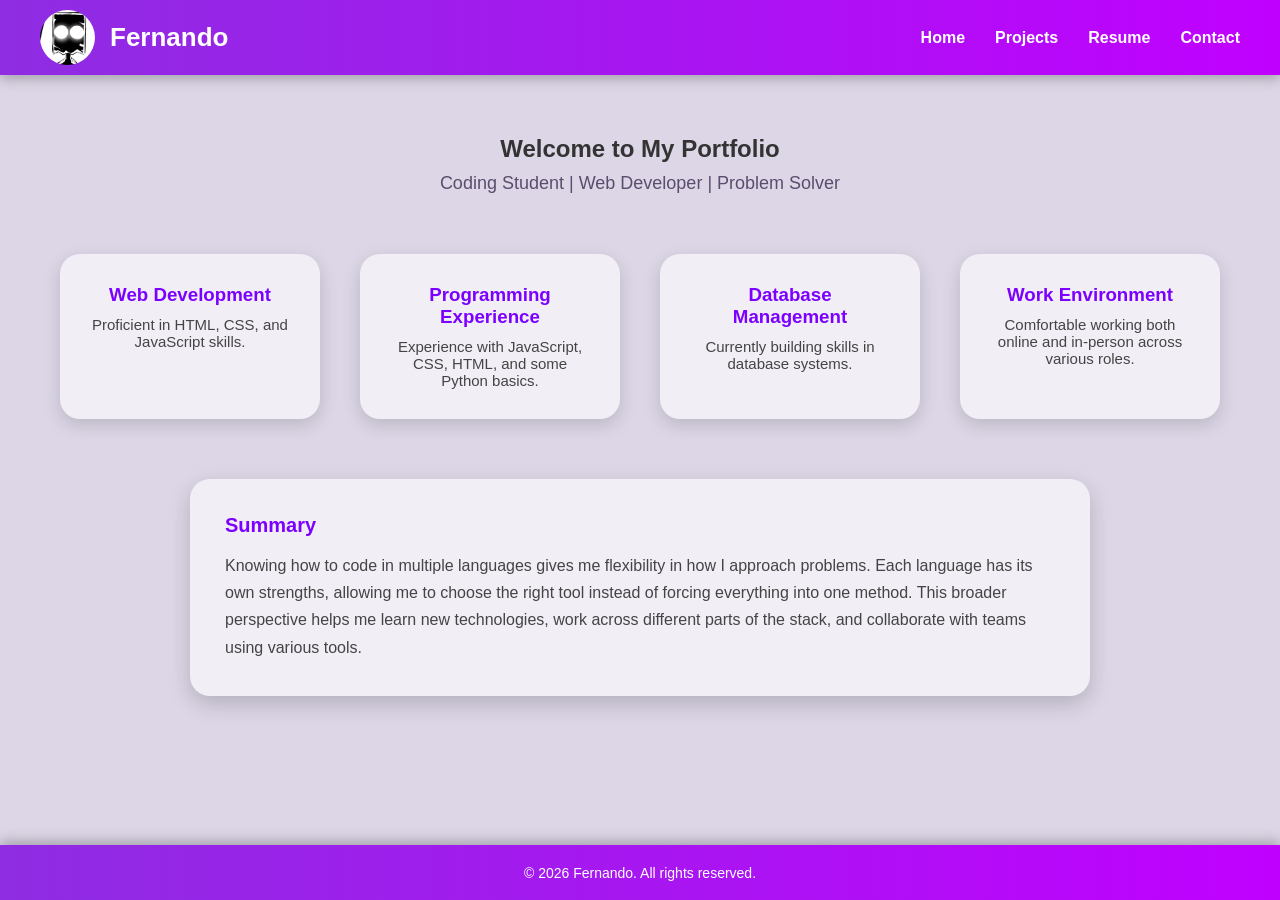
<file: index.html>
<!DOCTYPE html>
<html lang="en">
<head>
    <meta charset="UTF-8">
    <meta name="viewport" content="width=device-width, initial-scale=1.0">
    <title>Portfolio</title>
    <link rel="stylesheet" href="style.css">
</head>

<body>

    <header>
        <div id="stuffalignment">
            <div style="display: flex; align-items: center;">
                <img src="gallery/user-1699635_1280.png" alt="User profile picture" id="img1">
                <h1 id="title">Fernando</h1>
            </div>

            <nav>
                <ul id="options">
                    <li><a href="index.html">Home</a></li>
                    <li><a href="projects.html">Projects</a></li>
                    <li><a href="resume.html">Resume</a></li>
                    <li><a href="contacts.html">Contact</a></li>
                </ul>
            </nav>
        </div>
    </header>

    <main>

        <section id="section1">
            <h2 class="tittlestuff">Welcome to My Portfolio</h2>
            <p class="undertitle">Coding Student | Web Developer | Problem Solver</p>
        </section>

        <section id="middleinfo">
            <div class="insides">
                <h3>Web Development</h3>
                <p>Proficient in HTML, CSS, and JavaScript skills.</p>
            </div>

            <div class="insides">
                <h3>Programming Experience</h3>
                <p>Experience with JavaScript, CSS, HTML, and some Python basics.</p>
            </div>

            <div class="insides">
                <h3>Database Management</h3>
                <p>Currently building skills in database systems.</p>
            </div>

            <div class="insides">
                <h3>Work Environment</h3>
                <p>Comfortable working both online and in-person across various roles.</p>
            </div>
        </section>

        <section id="skillseperation">
            <div id="skills">
                <p class="summar">Summary</p>
                <p class="deta">
                    Knowing how to code in multiple languages gives me flexibility in how I approach problems.
                    Each language has its own strengths, allowing me to choose the right tool instead of forcing
                    everything into one method. This broader perspective helps me learn new technologies,
                    work across different parts of the stack, and collaborate with teams using various tools.
                </p>
            </div>
        </section>

    </main>

    <footer>
        &copy; 2026 Fernando. All rights reserved.
    </footer>

</body>
</html>
</file>
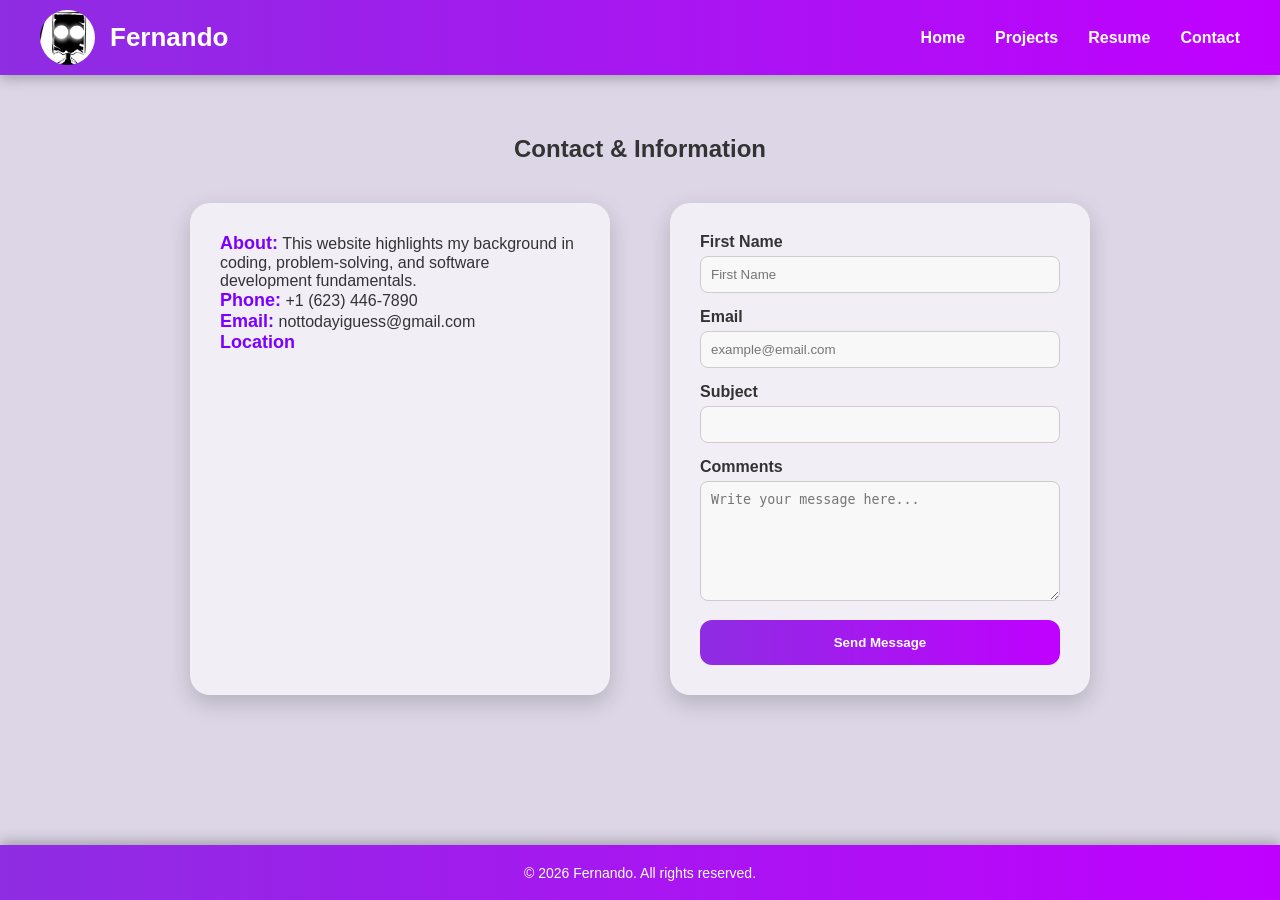
<file: contacts.html>
<!DOCTYPE html>
<html lang="en">
<head>
    <meta charset="UTF-8">
    <meta name="viewport" content="width=device-width, initial-scale=1.0">
    <title>Contact
    </title>
    <link rel="stylesheet" href="style.css">
</head>
<body>

<header>
    <div id="stuffalignment">
        <div style="display:flex; align-items:center;">
            <img src="gallery/user-1699635_1280.png" alt="Fernando profile picture" id="img1">
            <h1 id="title">Fernando</h1>
        </div>

        <nav>
            <ul id="options">
                <li><a href="index.html">Home</a></li>
                <li><a href="projects.html">Projects</a></li>
                <li><a href="Resume.html">Resume</a></li>
                <li><a href="contacts.html" aria-current="page">Contact</a></li>
            </ul>
        </nav>
    </div>
</header>

<main>

    <section id="titlemain">
        <h2>Contact & Information</h2>
    </section>

    <section id="toflex">

        <div id="info">
            <p>
                <strong class="biglete">About:</strong>
                This website highlights my background in coding, problem-solving,
                and software development fundamentals.
            </p>

            <p>
                <strong class="biglete">Phone:</strong>
                +1 (623) 446-7890
            </p>

            <p>
                <strong class="biglete">Email:</strong>
                nottodayiguess@gmail.com
            </p>

            <h3 class="biglete">Location</h3>

            <iframe 
                src="https://www.google.com/maps/embed?pb=YOUR_MAP_EMBED_LINK"
                width="100%"
                height="250"
                style="border:0;"
                loading="lazy">
            </iframe>
        </div>

        <div id="formstuff">
            <form id="formss">

                <label for="fname">First Name</label>
                <input type="text" id="fname" name="fname"
                       pattern="[A-Za-z]+" placeholder="First Name" required>

                <label for="email">Email</label>
                <input type="email" id="email" name="email"
                       placeholder="example@email.com" required>

                <label for="subject">Subject</label>
                <input type="text" id="subject" name="subject" required>

                <label for="comments">Comments</label>
                <textarea id="comments" name="comments"
                          placeholder="Write your message here..." required></textarea>

                <button type="submit">Send Message</button>

            </form>
        </div>

    </section>

</main>

<footer>
    &copy; 2026 Fernando. All rights reserved.
</footer>

</body>
</html>
</file>
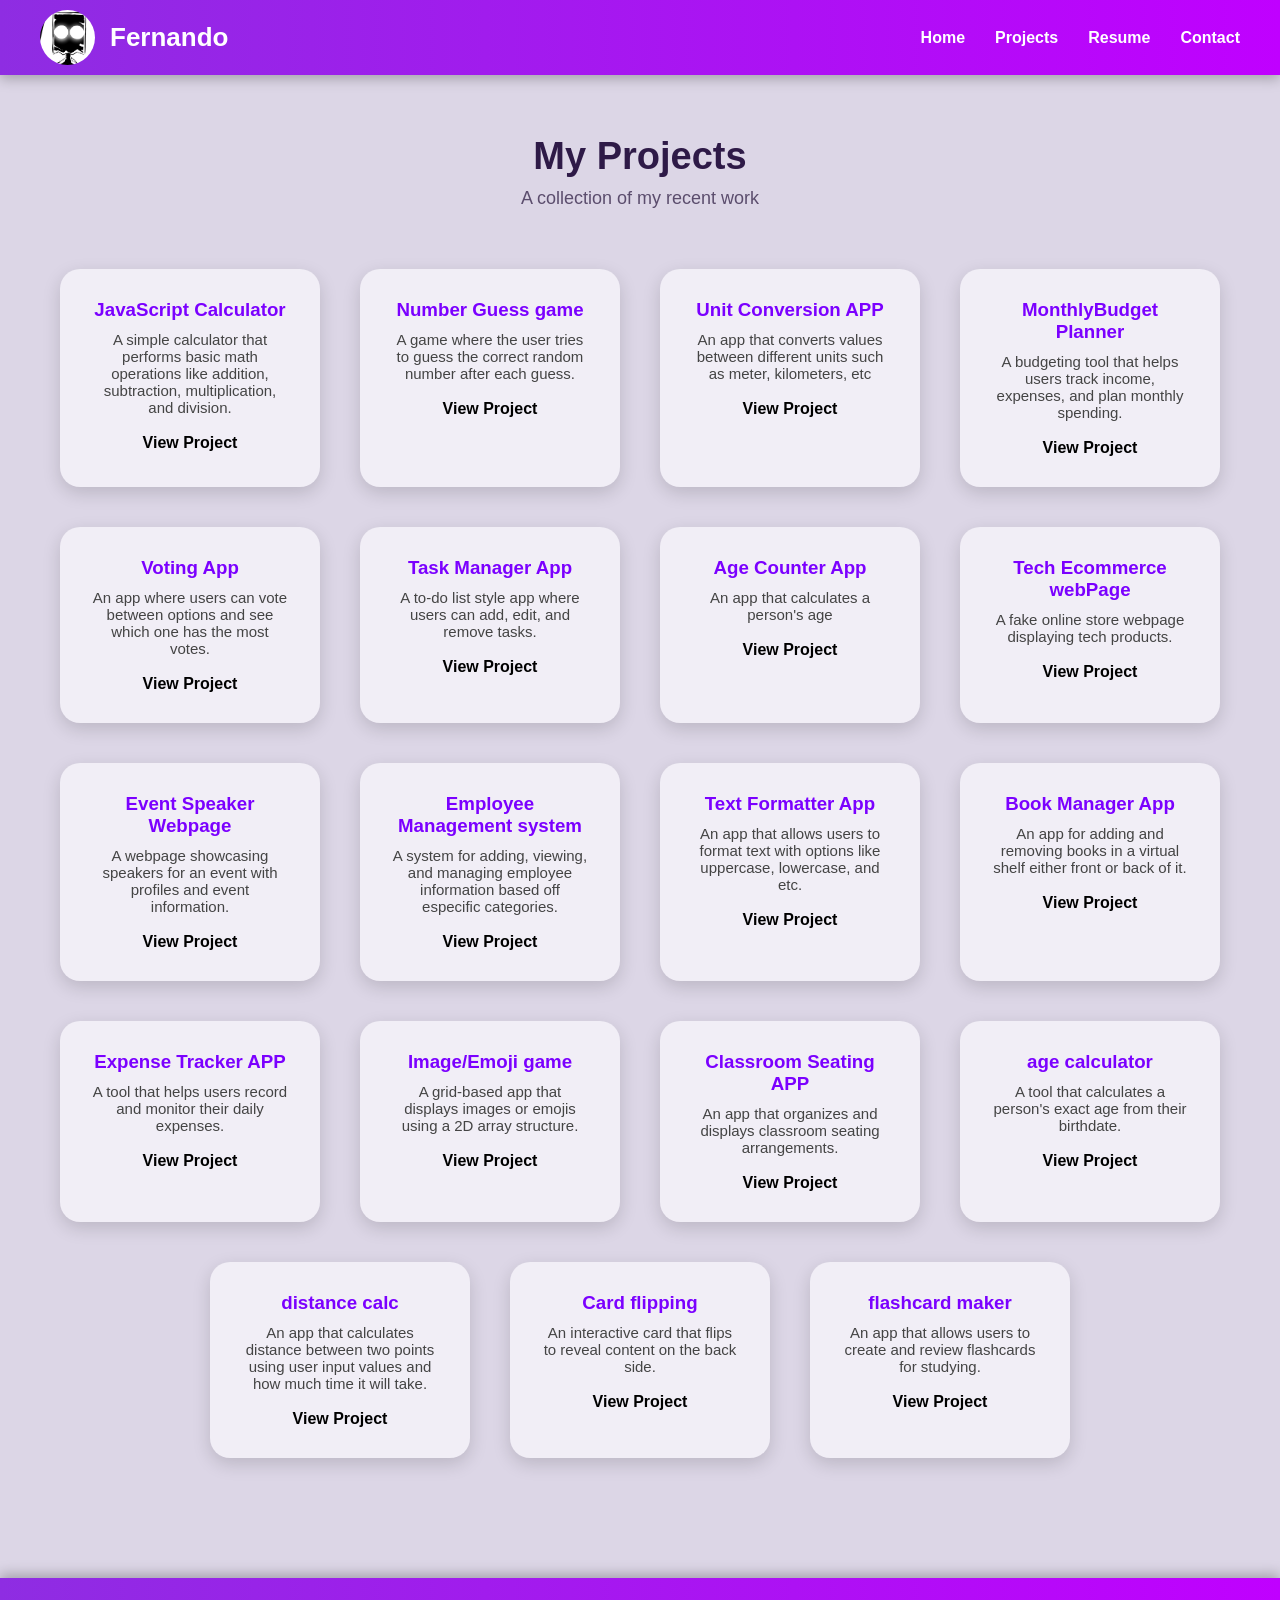
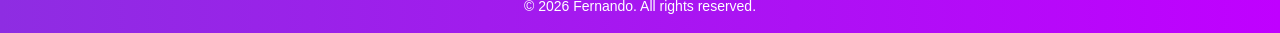
<file: projects.html>
<!DOCTYPE html>
<html lang="en">
<head>
    <meta charset="UTF-8">
    <meta name="viewport" content="width=device-width, initial-scale=1.0">
    <title>Projects</title>
    <link rel="stylesheet" href="style.css">
    <script src="script.js" defer></script>
</head>
<body>

<header>
    <div id="stuffalignment">
        <div style="display:flex; align-items:center;">
            <img src="gallery/user-1699635_1280.png" alt="Fernando profile picture" id="img1">
            <h1 id="title">Fernando</h1>
        </div>

        <nav>
            <ul id="options">
                <li><a href="index.html">Home</a></li>
                <li><a href="projects.html" aria-current="page">Projects</a></li>
                <li><a href="Resume.html">Resume</a></li>
                <li><a href="contacts.html">Contact</a></li>
            </ul>
        </nav>
    </div>
</header>

<main>

    <section id="section1">
        <h2 id="tittlestuff">My Projects</h2>
        <p class="undertitle">A collection of my recent work</p>
    </section>

    <section id="middleinfo"></section>

</main>

<footer>
    &copy; 2026 Fernando. All rights reserved.
</footer>

</body>
</html>
</file>
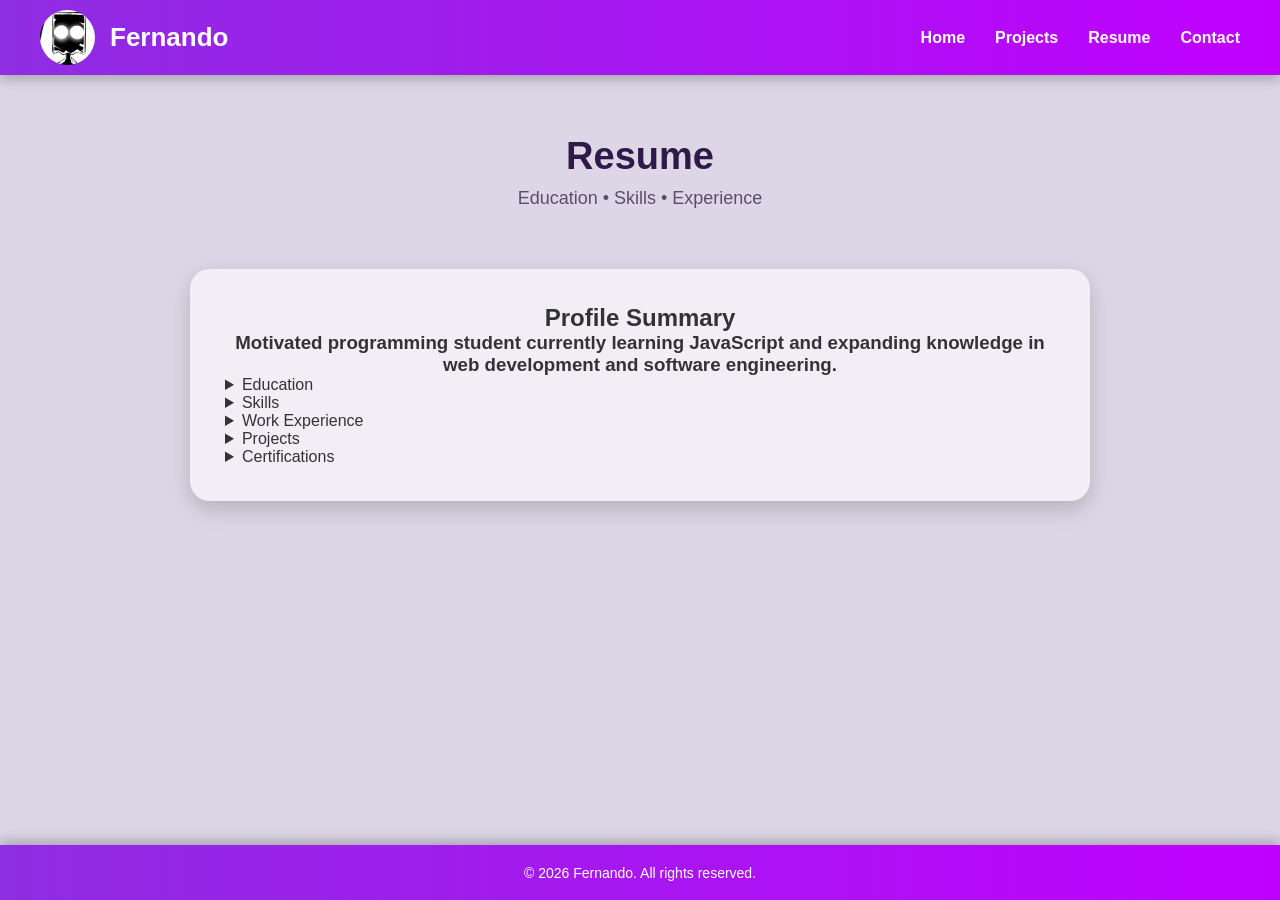
<file: Resume.html>
<!DOCTYPE html>
<html lang="en">
<head>
    <meta charset="UTF-8">
    <meta name="viewport" content="width=device-width, initial-scale=1.0">
    <title>Resume</title>
    <link rel="stylesheet" href="style.css">
</head>
<body>

<header>
    <div id="stuffalignment">
        <div style="display:flex; align-items:center;">
            <img src="gallery/user-1699635_1280.png" alt="Fernando profile picture" id="img1">
            <h1 id="title">Fernando</h1>
        </div>

        <nav>
            <ul id="options">
                <li><a href="index.html">Home</a></li>
                <li><a href="projects.html">Projects</a></li>
                <li><a href="Resume.html" aria-current="page">Resume</a></li>
                <li><a href="contacts.html">Contact</a></li>
            </ul>
        </nav>
    </div>
</header>

<main>

    <section id="section1">
        <h2 id="tittlestuff">Resume</h2>
        <p class="undertitle">Education • Skills • Experience</p>
    </section>

    <section id="skillseperation">

        <div class="info" style="text-align: center;">
            <h1>Profile Summary</summary>
            <h3>
                Motivated programming student currently learning JavaScript and expanding knowledge in web development and software engineering.
            </h3>
        </div>

        <details class="info">
            <summary>Education</summary>
            <p>
                HighSchool degree, going to college for a bachleors degree in software engineering
            </p>
        </details>

        <details class="info">
            <summary>Skills</summary>
            <p>
                HTML, CSS, beginner Python, JavaScript fundamentals, and self-taught hardware/software troubleshooting.
            </p>
        </details>

        <details class="info">
            <summary>Work Experience</summary>
            <p>
                Academic and personal coding projects with hands-on practice building functional websites.
            </p>
        </details>

        <details class="info">
            <summary>Projects</summary>
            <p>
                JavaScript calculator, Flexbox website layouts, and class-based development projects.
            </p>
        </details>

        <details class="info">
            <summary>Certifications</summary>
            <p>
                HTML Semester Completion Certification.
            </p>
        </details>

    </section>

</main>

<footer>
    &copy; 2026 Fernando. All rights reserved.
</footer>

</body>
</html>
</file>
<file: style.css>
* {
    margin: 0;
    padding: 0;
    box-sizing: border-box;
}

body {
    font-family: 'Segoe UI', Arial, sans-serif;
    background: #dcd6e6;
    color: #333;
    min-height: 100vh;
    display: flex;
    flex-direction: column;
}
header {
    background: linear-gradient(90deg, #8e2de2, #c000ff);
    height: 75px;
    display: flex;
    align-items: center;
    box-shadow: 0 4px 12px rgba(0,0,0,0.25);
}

#stuffalignment {
    width: 100%;
    display: flex;
    align-items: center;
    justify-content: space-between;
    padding: 0 40px;
}

#img1 {
    width: 55px;
    height: 55px;
    border-radius: 50%;
    margin-right: 15px;
}

#title {
    color: white;
    font-size: 26px;
    font-weight: bold;
}
#options {
    display: flex;
    gap: 30px;
    list-style: none;
}
a {
    text-decoration: none;
    font-weight: 600;
    color: white;
    transition: 0.3s;
}

a:hover {
    color: #ffe6ff;
}

main {
    flex: 1;
    padding: 60px 20px;
}


#section1 {
    text-align: center;
    margin-bottom: 60px;
}

#tittlestuff {
    font-size: 38px;
    color: #2e1a47;
    font-weight: bold;
}

.undertitle {
    font-size: 18px;
    margin-top: 10px;
    color: #5b4d6d;
    font-weight: 500;
}


#middleinfo {
    display: flex;
    justify-content: center;
    flex-wrap: wrap;
    gap: 40px;
    margin-bottom: 60px;
}

.insides {
    width: 260px;
    padding: 30px;
    background: #f1eef6;
    border-radius: 20px;
    text-align: center;
    box-shadow: 0 6px 18px rgba(0,0,0,0.15);
}

.insides:hover {
    transform: translateY(-5px);
    box-shadow: 0 12px 25px rgba(0,0,0,0.25);
}
.insides h3 {
    margin-bottom: 10px;
    color: #7b00ff;
}
.insides p {
    font-size: 15px;
    color: #444;
}

#skillseperation {
    max-width: 900px;
    margin: auto;
    padding: 35px;
    background: #f1eef6;
    border-radius: 20px;
    box-shadow: 0 8px 22px rgba(0,0,0,0.18);
}
.summar {
    font-weight: bold;
    font-size: 20px;
    margin-bottom: 15px;
    color: #7b00ff;
}

.deta {
    color: #444;
    line-height: 1.7;
}

#titlemain {
    text-align: center;
    margin-bottom: 40px;
}

#toflex {
    display: flex;
    justify-content: center;
    gap: 60px;
    flex-wrap: wrap;
}

#info, #formstuff {
    width: 420px;
    background: #f1eef6;
    padding: 30px;
    border-radius: 20px;
    box-shadow: 0 8px 22px rgba(0,0,0,0.18);
}

.biglete {
    font-size: 18px;
    color: #7b00ff;
}
label {
    font-weight: 600;
    display: block;
    margin-bottom: 5px;
}

input, textarea {
    width: 100%;
    padding: 10px;
    margin-bottom: 15px;
    border-radius: 8px;
    border: 1px solid #ccc;
    background-color: #f8f8f8;
}

input:focus, textarea:focus {
    outline: none;
    border-color: #a000ff;
    background-color: white;
}

textarea {
    min-height: 120px;
}

button {
    width: 100%;
    height: 45px;
    border-radius: 12px;
    border: none;
    font-weight: bold;
    background: linear-gradient(90deg, #8e2de2, #c000ff);
    color: white;
    cursor: pointer;
    transition: 0.3s;
}

button:hover {
    box-shadow: 0 6px 18px rgba(0,0,0,0.25);
}
footer {
    height: 55px;
    display: flex;
    justify-content: center;
    align-items: center;
    background: linear-gradient(90deg, #8e2de2, #c000ff);
    color: white;
    font-size: 14px;
    box-shadow: 0 -4px 12px rgba(0,0,0,0.25);
}

@media (max-width: 900px) {
    #middleinfo {
        flex-direction: column;
        align-items: center;
    }

    #toflex {
        flex-direction: column;
        align-items: center;
    }

    header {
        padding: 0 20px;
    }

    #options {
        gap: 15px;
    }
}
</file>
